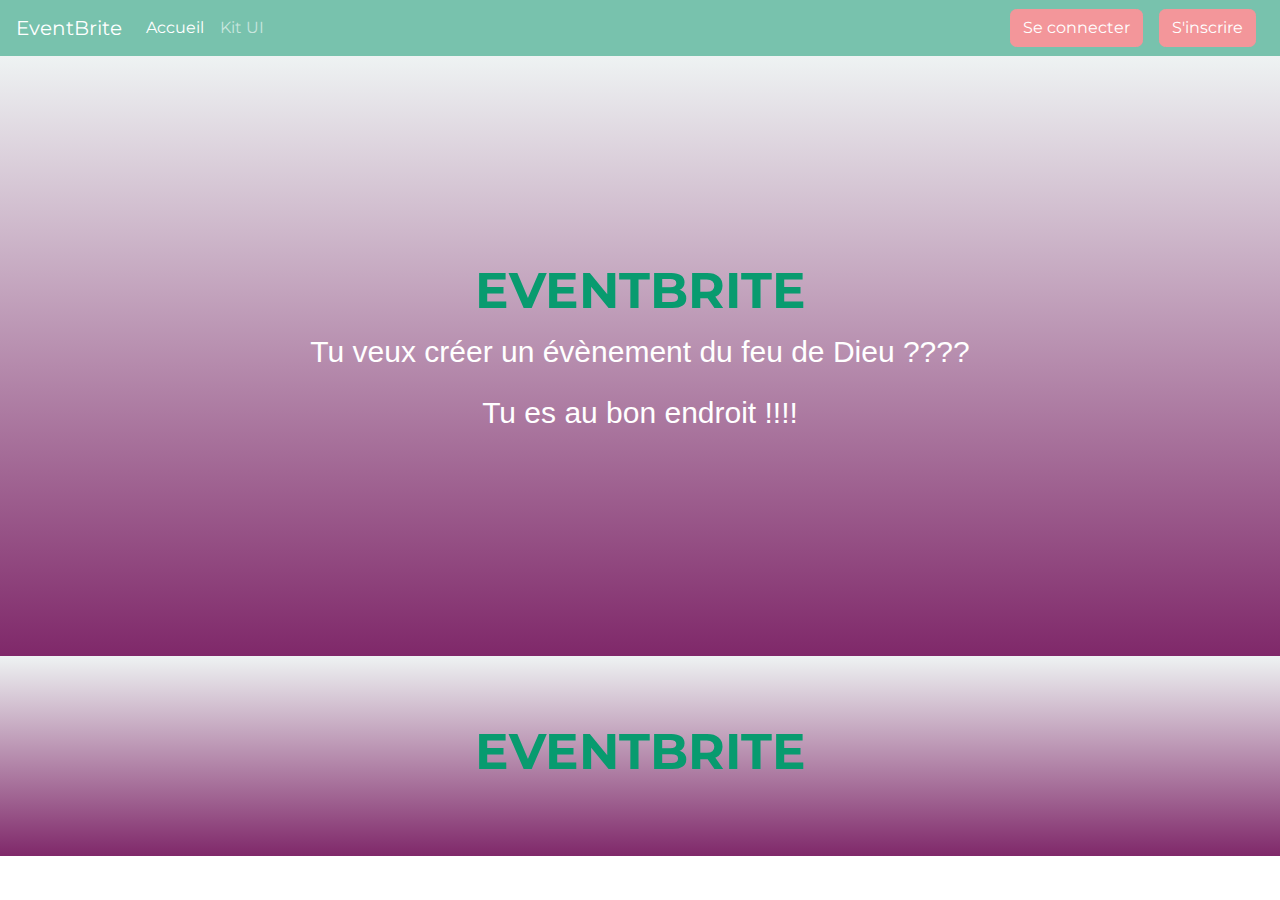
<file: banner.html>
<!DOCTYPE html>
<html>
  <head>
    <title>Banner</title>
    <link rel="stylesheet" href="style.css" media="screen">
    <link rel="stylesheet" href="style.css">
  </head>

  <body>
    <div class="bs-component">
      <nav class="navbar navbar-expand-lg navbar-dark bg-primary">
        <a class="navbar-brand" href="https://bootswatch.com/minty/#">EventBrite</a>
        <button class="navbar-toggler" type="button" data-toggle="collapse" data-target="#navbarColor01" aria-controls="navbarColor01" aria-expanded="false" aria-label="Toggle navigation">
          <span class="navbar-toggler-icon"></span>
        </button>

        <div class="collapse navbar-collapse" id="navbarColor01">
          <ul class="navbar-nav mr-auto">
            <li class="nav-item active">
              <a class="nav-link" href="index.html">Accueil <span class="sr-only">(current)</span></a>
            </li>
            <li class="nav-item">
              <a class="nav-link" href="kit_ui.html">Kit UI</a>
            </li>
          </ul>
          <form class="form-inline my-2 my-lg-0">
            <button class="btn btn-secondary m-2 my-sm-0" type="submit">Se connecter</button>
            <button class="btn btn-secondary m-2 my-sm-0" type="submit">S'inscrire</button>
          </form>
        </div>
      </nav>
  </div>
    <div class="header-lg" id="header overlay">
      <h1 class="header-h1">EVENTBRITE</h1>
      <p>Tu veux créer un évènement du feu de Dieu ????</p>
      <p>Tu es au bon endroit !!!!</p>
    </div>

    <div class="header-sm" id="header overlay">
      <h1 class="header-h1">EVENTBRITE</h1>
    </div>


  </body>
</html>
</file>
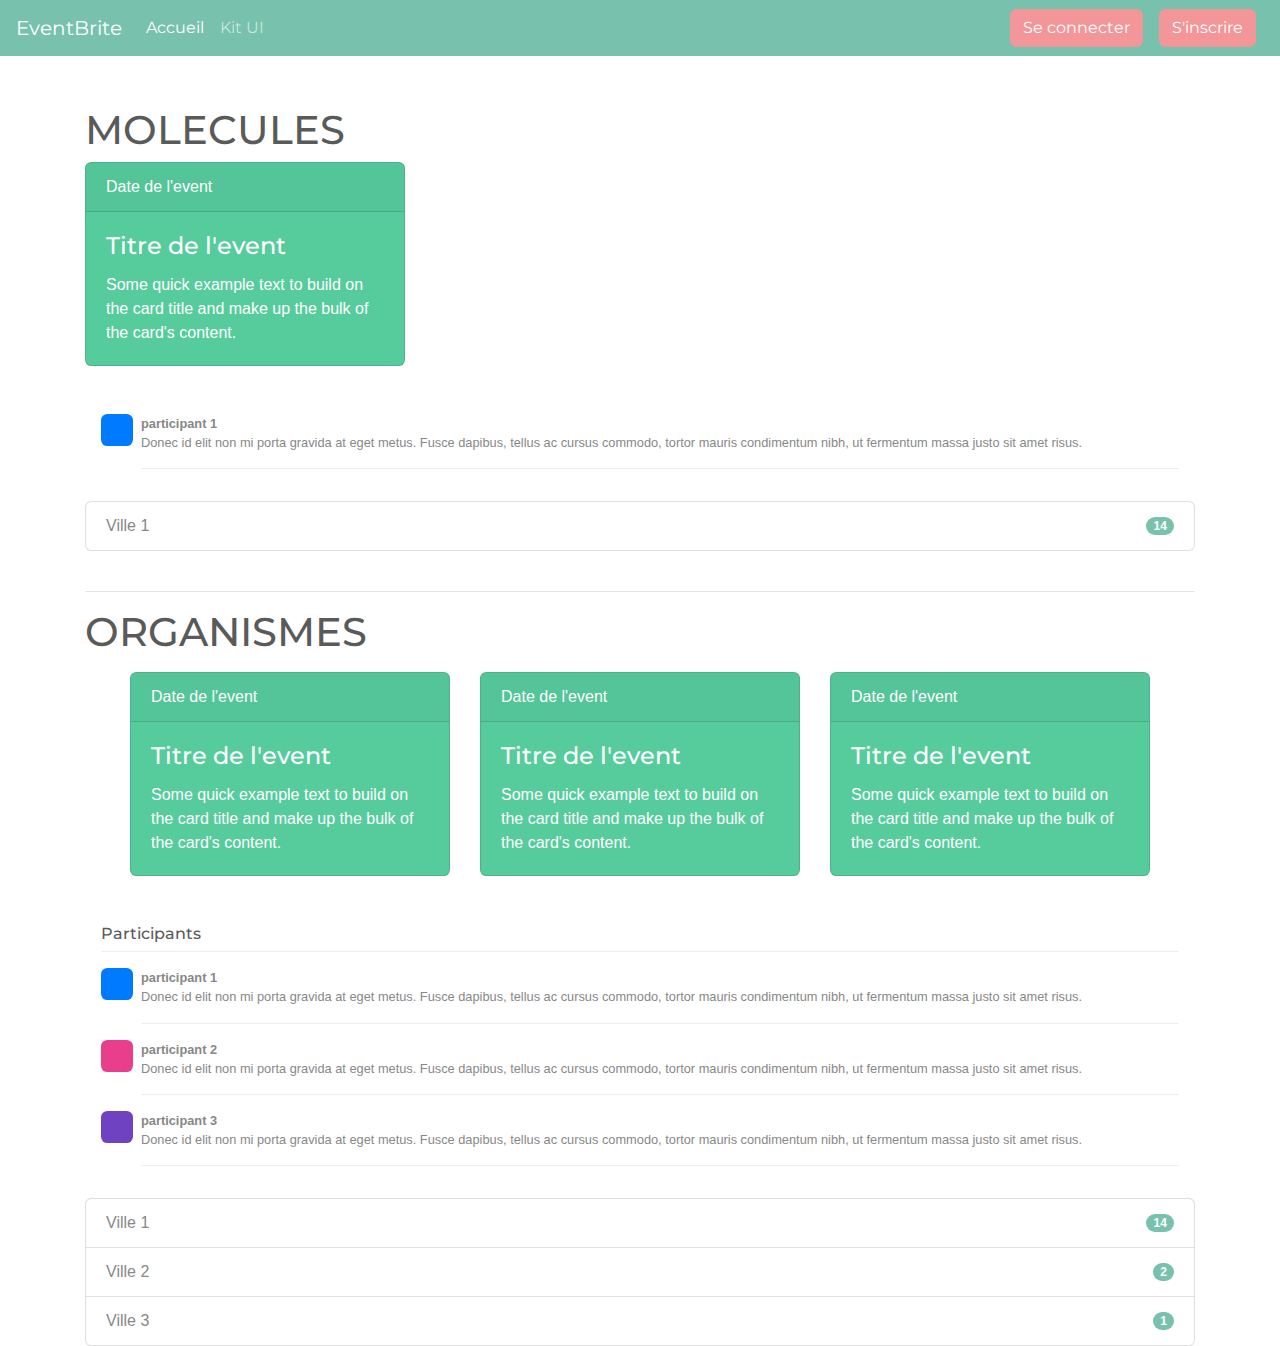
<file: cards.html>
<!DOCTYPE html>
<html>

  <head>
    <title>Cards</title>
    <link rel="stylesheet" href="style.css" media="screen">
    <link rel="stylesheet" href="style.css">
  </head>

  <body>
    <div class="bs-component">
      <nav class="navbar navbar-expand-lg navbar-dark bg-primary">
        <a class="navbar-brand" href="https://bootswatch.com/minty/#">EventBrite</a>
        <button class="navbar-toggler" type="button" data-toggle="collapse" data-target="#navbarColor01" aria-controls="navbarColor01" aria-expanded="false" aria-label="Toggle navigation">
          <span class="navbar-toggler-icon"></span>
        </button>

        <div class="collapse navbar-collapse" id="navbarColor01">
          <ul class="navbar-nav mr-auto">
            <li class="nav-item active">
              <a class="nav-link" href="index.html">Accueil <span class="sr-only">(current)</span></a>
            </li>
            <li class="nav-item">
              <a class="nav-link" href="kit_ui.html">Kit UI</a>
            </li>
          </ul>
          <form class="form-inline my-2 my-lg-0">
            <button class="btn btn-secondary m-2 my-sm-0" type="submit">Se connecter</button>
            <button class="btn btn-secondary m-2 my-sm-0" type="submit">S'inscrire</button>
          </form>
        </div>
      </nav>
  </div>
    <div class="container">
      <h1>MOLECULES</h1>
      
      <!--POUR LES EVENTS-->
        <div class="card text-white bg-success mb-3" style="max-width: 20rem;">
            <div class="card-header">
                Date de l'event
            </div>
            <div class="card-body">
                <h4 class="card-title">Titre de l'event</h4>
                <p class="card-text">Some quick example text to build on the card title and make up the bulk of the card's content.</p>
            </div>
        </div>


      <!--POUR LES PARTICIPANTS-->
      <div class="my-3 p-3 bg-white rounded box-shadow">
        <div class="media text-muted pt-3">
          <img data-src="holder.js/32x32?theme=thumb&amp;bg=007bff&amp;fg=007bff&amp;size=1" alt="32x32" class="mr-2 rounded" style="width: 32px; height: 32px;" src="data:image/svg+xml;charset=UTF-8,%3Csvg%20width%3D%2232%22%20height%3D%2232%22%20xmlns%3D%22http%3A%2F%2Fwww.w3.org%2F2000%2Fsvg%22%20viewBox%3D%220%200%2032%2032%22%20preserveAspectRatio%3D%22none%22%3E%3Cdefs%3E%3Cstyle%20type%3D%22text%2Fcss%22%3E%23holder_1722d4d3c17%20text%20%7B%20fill%3A%23007bff%3Bfont-weight%3Abold%3Bfont-family%3AArial%2C%20Helvetica%2C%20Open%20Sans%2C%20sans-serif%2C%20monospace%3Bfont-size%3A2pt%20%7D%20%3C%2Fstyle%3E%3C%2Fdefs%3E%3Cg%20id%3D%22holder_1722d4d3c17%22%3E%3Crect%20width%3D%2232%22%20height%3D%2232%22%20fill%3D%22%23007bff%22%3E%3C%2Frect%3E%3Cg%3E%3Ctext%20x%3D%2211.0390625%22%20y%3D%2217.2%22%3E32x32%3C%2Ftext%3E%3C%2Fg%3E%3C%2Fg%3E%3C%2Fsvg%3E" data-holder-rendered="true">
            <p class="media-body pb-3 mb-0 small lh-125 border-bottom border-gray">
            <strong class="d-block text-gray-dark">participant 1</strong>
            Donec id elit non mi porta gravida at eget metus. Fusce dapibus, tellus ac cursus commodo, tortor mauris condimentum nibh, ut fermentum massa justo sit amet risus.
            </p>
        </div>
      </div>

      <!--VILLES-->
      <ul class="list-group">
        <li class="list-group-item d-flex justify-content-between align-items-center">
          Ville 1
          <span class="badge badge-primary badge-pill">14</span>
        </li>
      </ul>
      </br>
      <hr>

       

      <h1>ORGANISMES</h1>
      <!--POUR LES EVENTS-->

      <div class="card-deck justify-content-center m-3">
        <div class="card text-white bg-success mb-3" style="max-width: 20rem;">
            <div class="card-header">
                Date de l'event
            </div>
            <div class="card-body">
                <h4 class="card-title">Titre de l'event</h4>
                <p class="card-text">Some quick example text to build on the card title and make up the bulk of the card's content.</p>
            </div>
        </div>
        <div class="card text-white bg-success mb-3" style="max-width: 20rem;">
            <div class="card-header">
                Date de l'event
            </div>
            <div class="card-body">
                <h4 class="card-title">Titre de l'event</h4>
                <p class="card-text">Some quick example text to build on the card title and make up the bulk of the card's content.</p>
            </div>
        </div>
        <div class="card text-white bg-success mb-3" style="max-width: 20rem;">
            <div class="card-header">
                Date de l'event
            </div>
            <div class="card-body">
                <h4 class="card-title">Titre de l'event</h4>
                <p class="card-text">Some quick example text to build on the card title and make up the bulk of the card's content.</p>
            </div>
        </div>
      </div>
        

      <!--POUR LES PARTICIPANTS-->
      <div class="my-3 p-3 bg-white rounded box-shadow">
        <h6 class="border-bottom border-gray pb-2 mb-0">Participants</h6>
        <div class="media text-muted pt-3">
          <img data-src="holder.js/32x32?theme=thumb&amp;bg=007bff&amp;fg=007bff&amp;size=1" alt="32x32" class="mr-2 rounded" style="width: 32px; height: 32px;" src="data:image/svg+xml;charset=UTF-8,%3Csvg%20width%3D%2232%22%20height%3D%2232%22%20xmlns%3D%22http%3A%2F%2Fwww.w3.org%2F2000%2Fsvg%22%20viewBox%3D%220%200%2032%2032%22%20preserveAspectRatio%3D%22none%22%3E%3Cdefs%3E%3Cstyle%20type%3D%22text%2Fcss%22%3E%23holder_1722d4d3c17%20text%20%7B%20fill%3A%23007bff%3Bfont-weight%3Abold%3Bfont-family%3AArial%2C%20Helvetica%2C%20Open%20Sans%2C%20sans-serif%2C%20monospace%3Bfont-size%3A2pt%20%7D%20%3C%2Fstyle%3E%3C%2Fdefs%3E%3Cg%20id%3D%22holder_1722d4d3c17%22%3E%3Crect%20width%3D%2232%22%20height%3D%2232%22%20fill%3D%22%23007bff%22%3E%3C%2Frect%3E%3Cg%3E%3Ctext%20x%3D%2211.0390625%22%20y%3D%2217.2%22%3E32x32%3C%2Ftext%3E%3C%2Fg%3E%3C%2Fg%3E%3C%2Fsvg%3E" data-holder-rendered="true">
          <p class="media-body pb-3 mb-0 small lh-125 border-bottom border-gray">
            <strong class="d-block text-gray-dark">participant 1</strong>
            Donec id elit non mi porta gravida at eget metus. Fusce dapibus, tellus ac cursus commodo, tortor mauris condimentum nibh, ut fermentum massa justo sit amet risus.
          </p>
        </div>
        <div class="media text-muted pt-3">
          <img data-src="holder.js/32x32?theme=thumb&amp;bg=e83e8c&amp;fg=e83e8c&amp;size=1" alt="32x32" class="mr-2 rounded" src="data:image/svg+xml;charset=UTF-8,%3Csvg%20width%3D%2232%22%20height%3D%2232%22%20xmlns%3D%22http%3A%2F%2Fwww.w3.org%2F2000%2Fsvg%22%20viewBox%3D%220%200%2032%2032%22%20preserveAspectRatio%3D%22none%22%3E%3Cdefs%3E%3Cstyle%20type%3D%22text%2Fcss%22%3E%23holder_1722d4d3c1a%20text%20%7B%20fill%3A%23e83e8c%3Bfont-weight%3Abold%3Bfont-family%3AArial%2C%20Helvetica%2C%20Open%20Sans%2C%20sans-serif%2C%20monospace%3Bfont-size%3A2pt%20%7D%20%3C%2Fstyle%3E%3C%2Fdefs%3E%3Cg%20id%3D%22holder_1722d4d3c1a%22%3E%3Crect%20width%3D%2232%22%20height%3D%2232%22%20fill%3D%22%23e83e8c%22%3E%3C%2Frect%3E%3Cg%3E%3Ctext%20x%3D%2211.0390625%22%20y%3D%2217.2%22%3E32x32%3C%2Ftext%3E%3C%2Fg%3E%3C%2Fg%3E%3C%2Fsvg%3E" data-holder-rendered="true" style="width: 32px; height: 32px;">
          <p class="media-body pb-3 mb-0 small lh-125 border-bottom border-gray">
            <strong class="d-block text-gray-dark">participant 2</strong>
            Donec id elit non mi porta gravida at eget metus. Fusce dapibus, tellus ac cursus commodo, tortor mauris condimentum nibh, ut fermentum massa justo sit amet risus.
          </p>
        </div>
        <div class="media text-muted pt-3">
          <img data-src="holder.js/32x32?theme=thumb&amp;bg=6f42c1&amp;fg=6f42c1&amp;size=1" alt="32x32" class="mr-2 rounded" src="data:image/svg+xml;charset=UTF-8,%3Csvg%20width%3D%2232%22%20height%3D%2232%22%20xmlns%3D%22http%3A%2F%2Fwww.w3.org%2F2000%2Fsvg%22%20viewBox%3D%220%200%2032%2032%22%20preserveAspectRatio%3D%22none%22%3E%3Cdefs%3E%3Cstyle%20type%3D%22text%2Fcss%22%3E%23holder_1722d4d3c1c%20text%20%7B%20fill%3A%236f42c1%3Bfont-weight%3Abold%3Bfont-family%3AArial%2C%20Helvetica%2C%20Open%20Sans%2C%20sans-serif%2C%20monospace%3Bfont-size%3A2pt%20%7D%20%3C%2Fstyle%3E%3C%2Fdefs%3E%3Cg%20id%3D%22holder_1722d4d3c1c%22%3E%3Crect%20width%3D%2232%22%20height%3D%2232%22%20fill%3D%22%236f42c1%22%3E%3C%2Frect%3E%3Cg%3E%3Ctext%20x%3D%2211.0390625%22%20y%3D%2217.2%22%3E32x32%3C%2Ftext%3E%3C%2Fg%3E%3C%2Fg%3E%3C%2Fsvg%3E" data-holder-rendered="true" style="width: 32px; height: 32px;">
          <p class="media-body pb-3 mb-0 small lh-125 border-bottom border-gray">
            <strong class="d-block text-gray-dark">participant 3</strong>
            Donec id elit non mi porta gravida at eget metus. Fusce dapibus, tellus ac cursus commodo, tortor mauris condimentum nibh, ut fermentum massa justo sit amet risus.
          </p>
        </div>
      </div>

      <!--VILLES-->
      <ul class="list-group">
        <li class="list-group-item d-flex justify-content-between align-items-center">
          Ville 1
          <span class="badge badge-primary badge-pill">14</span>
        </li>
        <li class="list-group-item d-flex justify-content-between align-items-center">
          Ville 2
          <span class="badge badge-primary badge-pill">2</span>
        </li>
        <li class="list-group-item d-flex justify-content-between align-items-center">
          Ville 3
          <span class="badge badge-primary badge-pill">1</span>
        </li>
      </ul>
    </div> 
  </body>
</html>
</file>
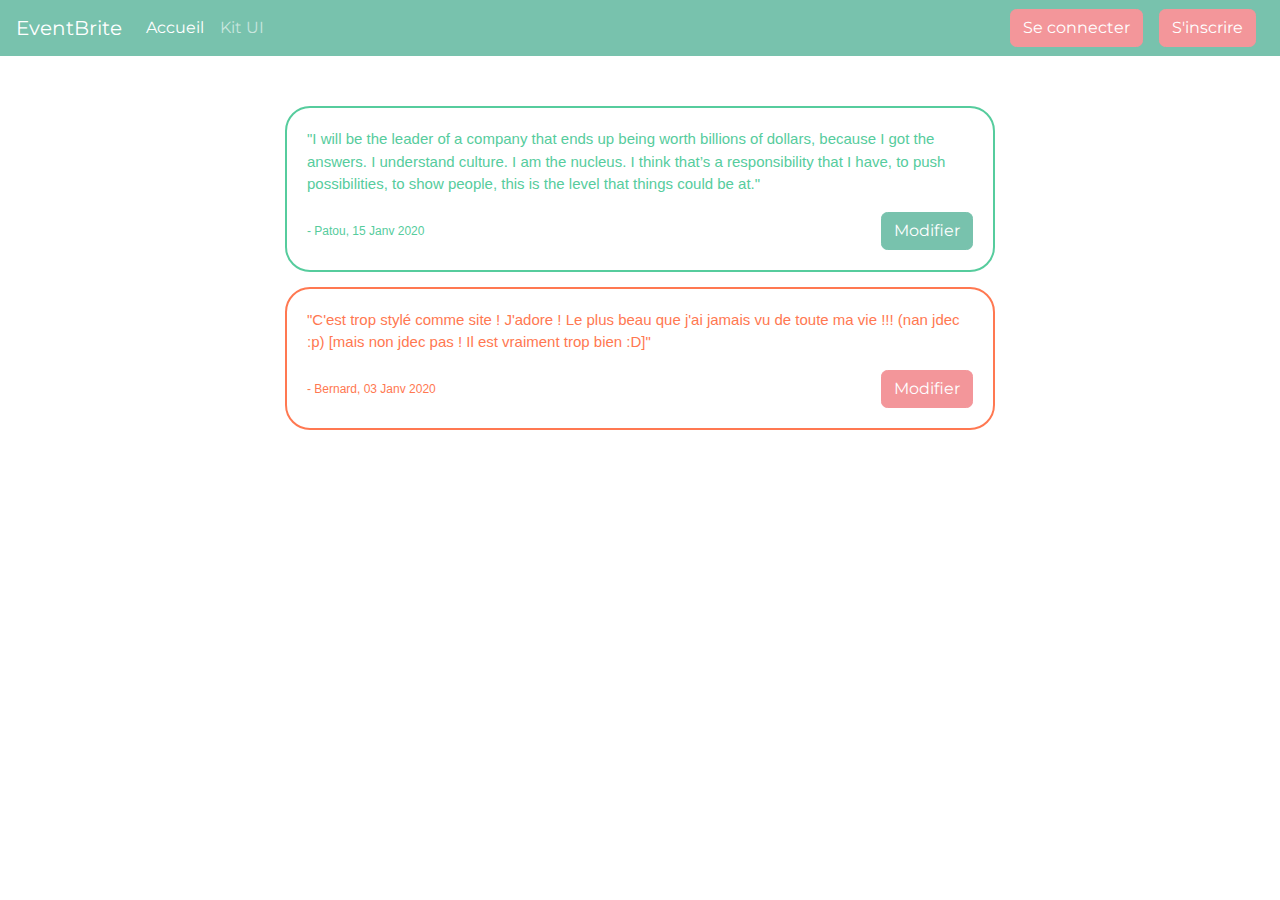
<file: comments.html>
<!DOCTYPE html>
<html>
  <head>
    <title>Comments</title>
    <link rel="stylesheet" href="style.css" media="screen">
    <link rel="stylesheet" href="style.css">
  </head>

  <body>
    <div class="bs-component">
      <nav class="navbar navbar-expand-lg navbar-dark bg-primary">
        <a class="navbar-brand" href="https://bootswatch.com/minty/#">EventBrite</a>
        <button class="navbar-toggler" type="button" data-toggle="collapse" data-target="#navbarColor01" aria-controls="navbarColor01" aria-expanded="false" aria-label="Toggle navigation">
          <span class="navbar-toggler-icon"></span>
        </button>

        <div class="collapse navbar-collapse" id="navbarColor01">
          <ul class="navbar-nav mr-auto">
            <li class="nav-item active">
              <a class="nav-link" href="index.html">Accueil <span class="sr-only">(current)</span></a>
            </li>
            <li class="nav-item">
              <a class="nav-link" href="kit_ui.html">Kit UI</a>
            </li>
          </ul>
          <form class="form-inline my-2 my-lg-0">
            <button class="btn btn-secondary m-2 my-sm-0" type="submit">Se connecter</button>
            <button class="btn btn-secondary m-2 my-sm-0" type="submit">S'inscrire</button>
          </form>
        </div>
      </nav>
  </div>
    <div class="container">
      <div class="blockquote blockquote-primary">
        <p>"I will be the leader of a company that ends up being worth billions of dollars, because I got the answers. I understand culture. I am the nucleus. I think that’s a responsibility that I have, to push possibilities, to show people, this is the level that things could be at."
        </p>
        <div class="blockquote_footer">
          <small>
            - Patou, 15 Janv 2020
          </small>
          <button type="submit" class="btn btn-primary">Modifier</button>
        </div>
      </div>

      <div class="blockquote blockquote-secondary">
        <p>"C'est trop stylé comme site ! J'adore ! Le plus beau que j'ai jamais vu de toute ma vie !!! (nan jdec :p) [mais non jdec pas ! Il est vraiment trop bien :D]"</p>
        <div class="blockquote_footer">
          <small>
              - Bernard, 03 Janv 2020
          </small>
          <button type="submit" class="btn btn-secondary">Modifier</button>
        </div>
      </div>
        
    </div>
  </body>
</html>
</file>
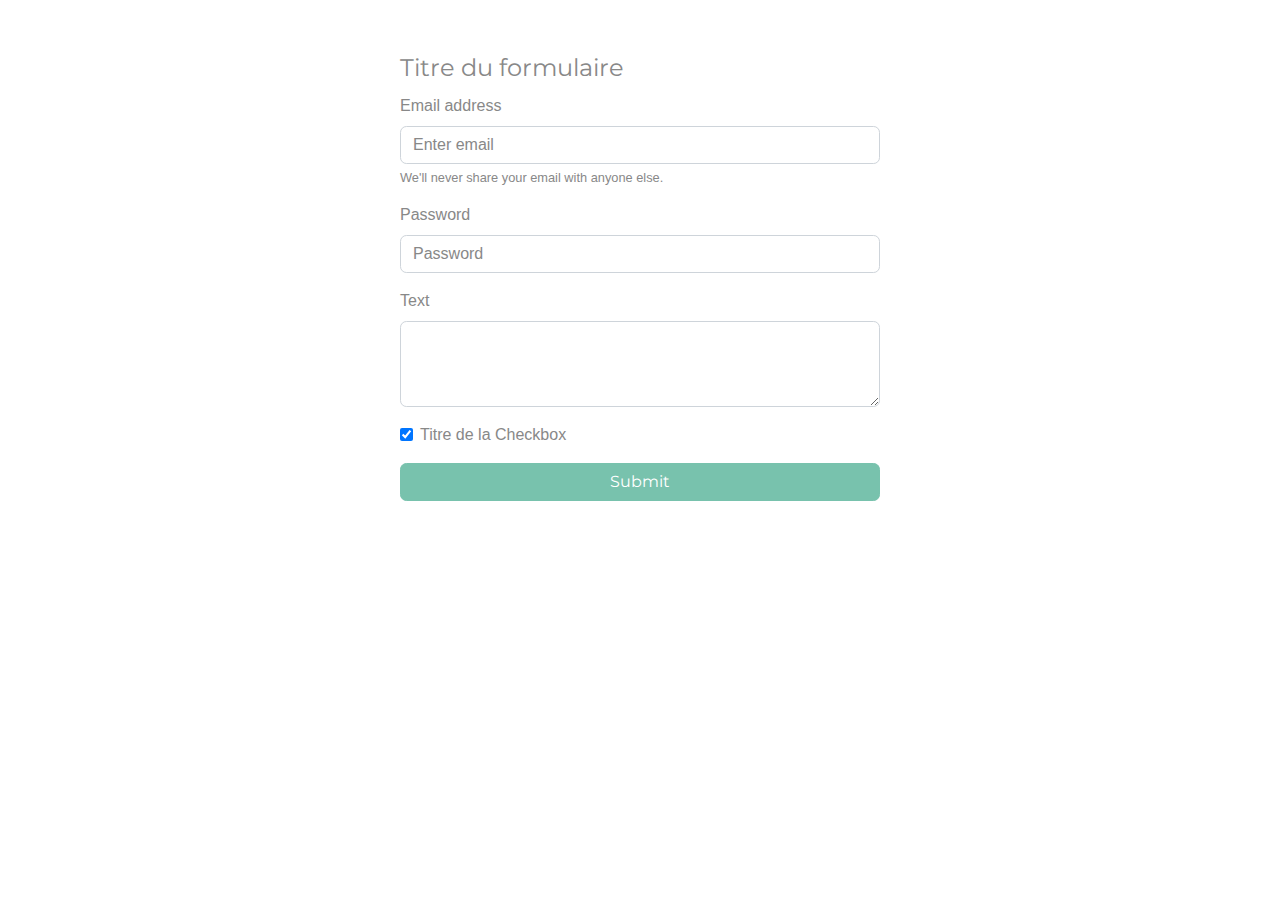
<file: form.html>
<!DOCTYPE html>
<html>
  <head>
    <title>Formulaire</title>
    <link rel="stylesheet" href="style.css" media="screen">
    <link rel="stylesheet" href="style.css">
  </head>

  <body>
    <div class="container">
      <form class="form-signin">
        <fieldset>
          <legend>Titre du formulaire</legend>
          <div class="form-group">
            <label for="exampleInputEmail1">Email address</label>
            <input type="email" class="form-control" id="exampleInputEmail1" aria-describedby="emailHelp" placeholder="Enter email">
            <small id="emailHelp" class="form-text text-muted">We'll never share your email with anyone else.</small>
          </div>
          <div class="form-group">
            <label for="exampleInputPassword1">Password</label>
            <input type="password" class="form-control" id="exampleInputPassword1" placeholder="Password">
          </div>
          <div class="form-group">
            <label for="exampleTextarea">Text</label>
            <textarea class="form-control" id="exampleTextarea" rows="3"></textarea>
          </div>
          <fieldset class="form-group">
            <div class="form-check">
              <label class="form-check-label">
                <input class="form-check-input" type="checkbox" value="" checked="">
                Titre de la Checkbox
              </label>
            </div>
          </fieldset>
          <button type="submit" class="btn btn-block btn-primary">Submit</button>
      </form>
    </div>
  </body>
</html>
</file>
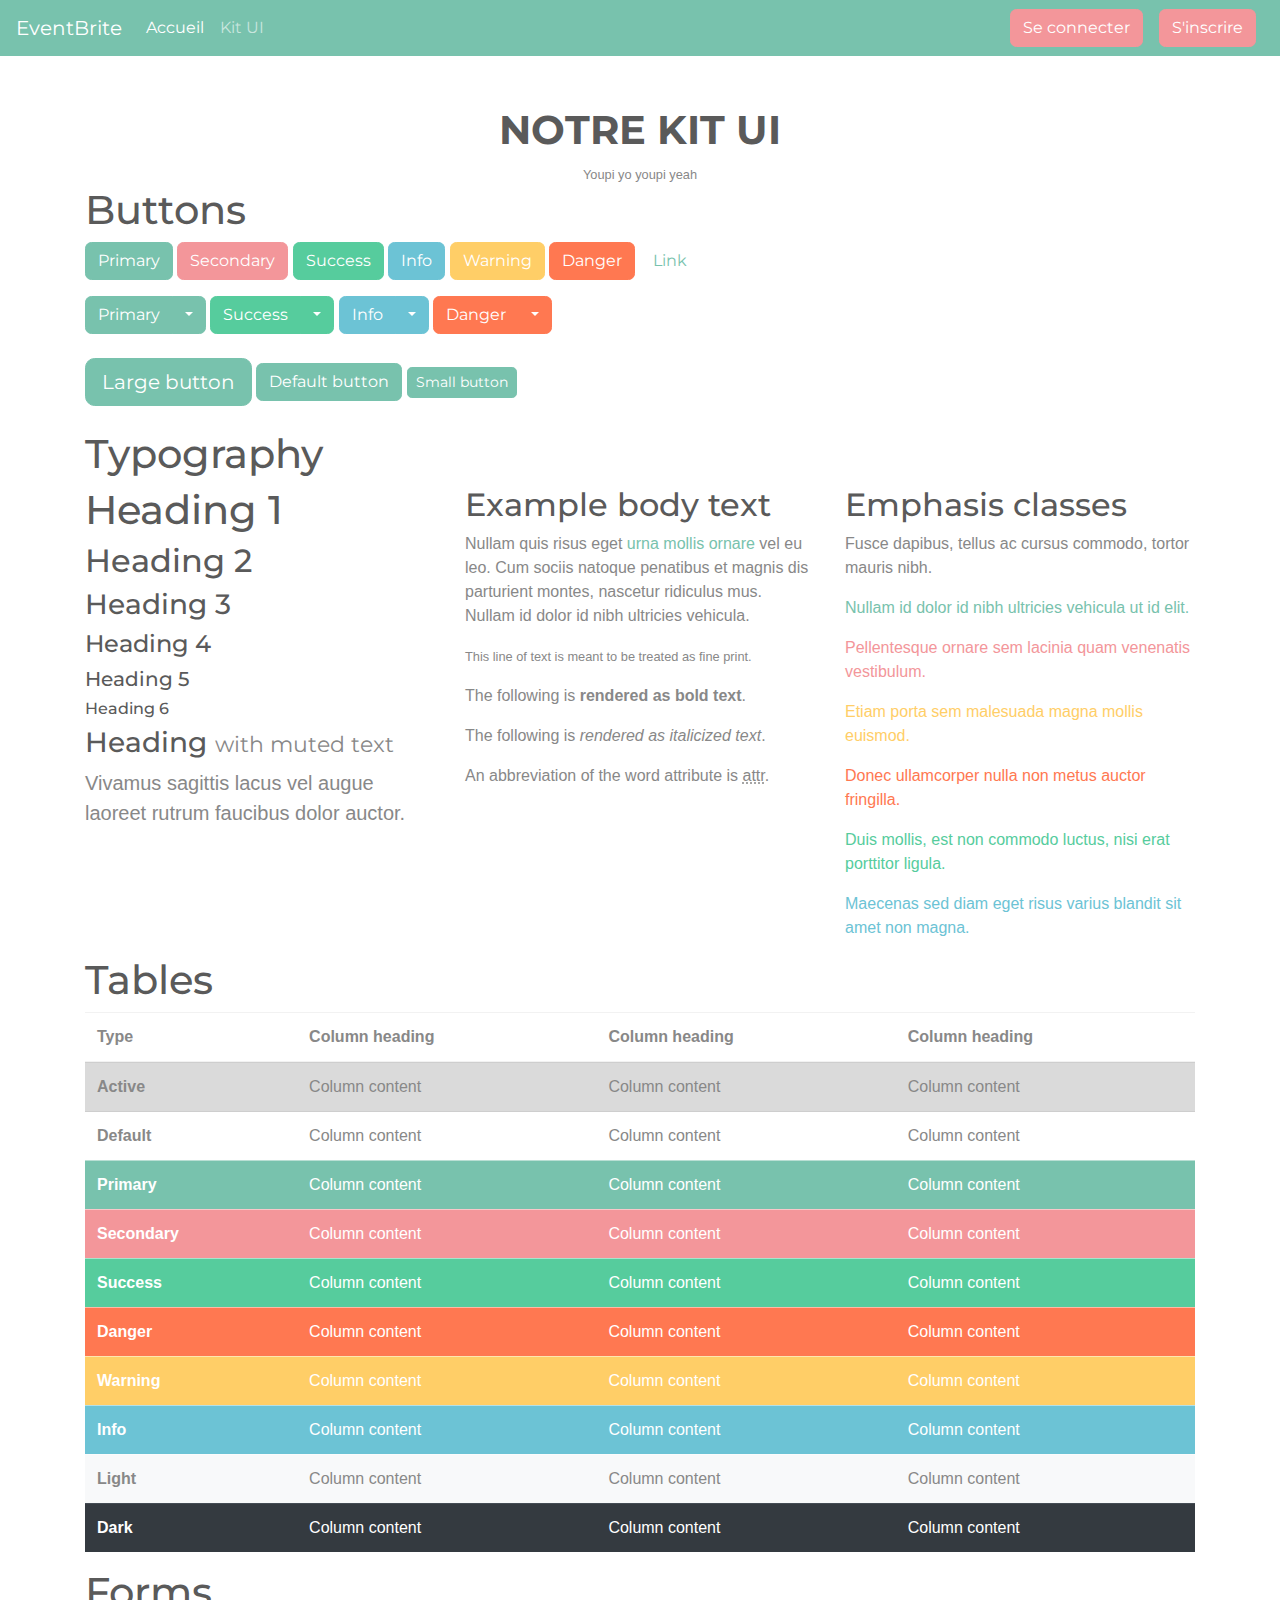
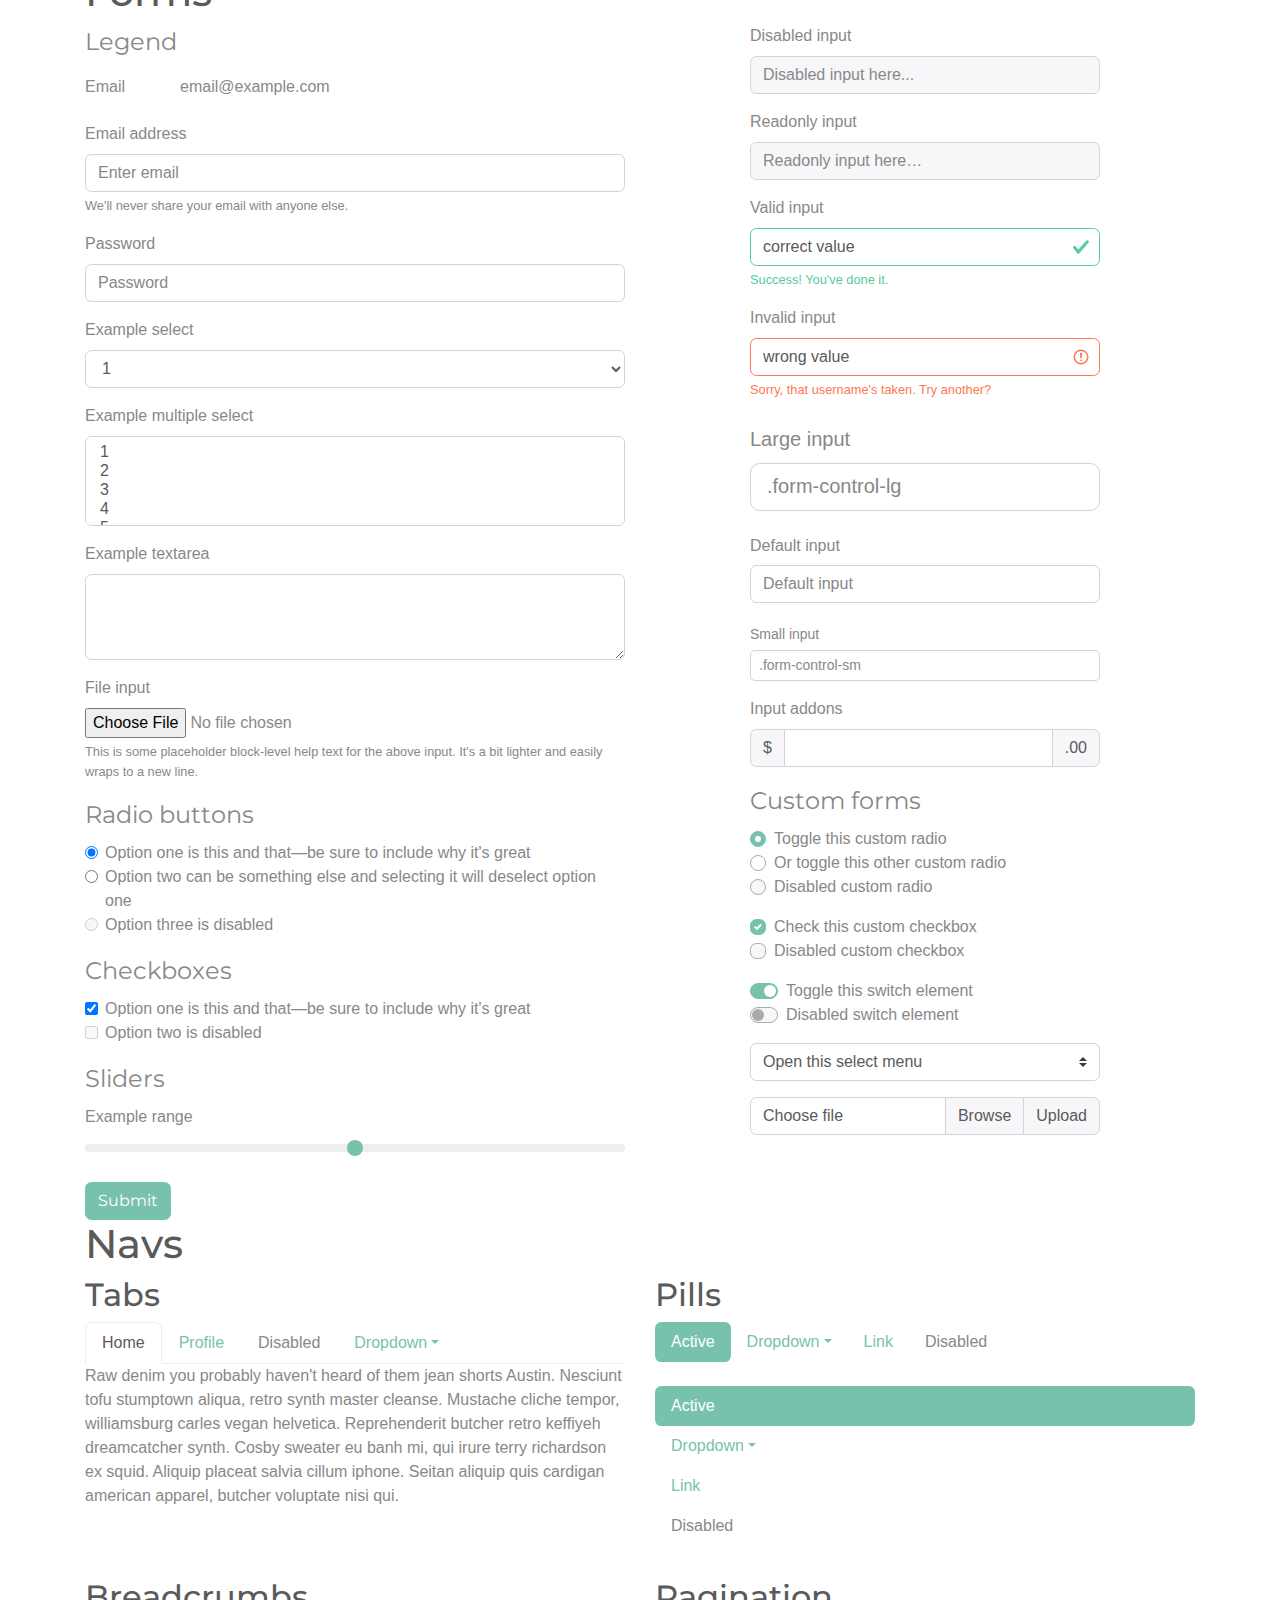
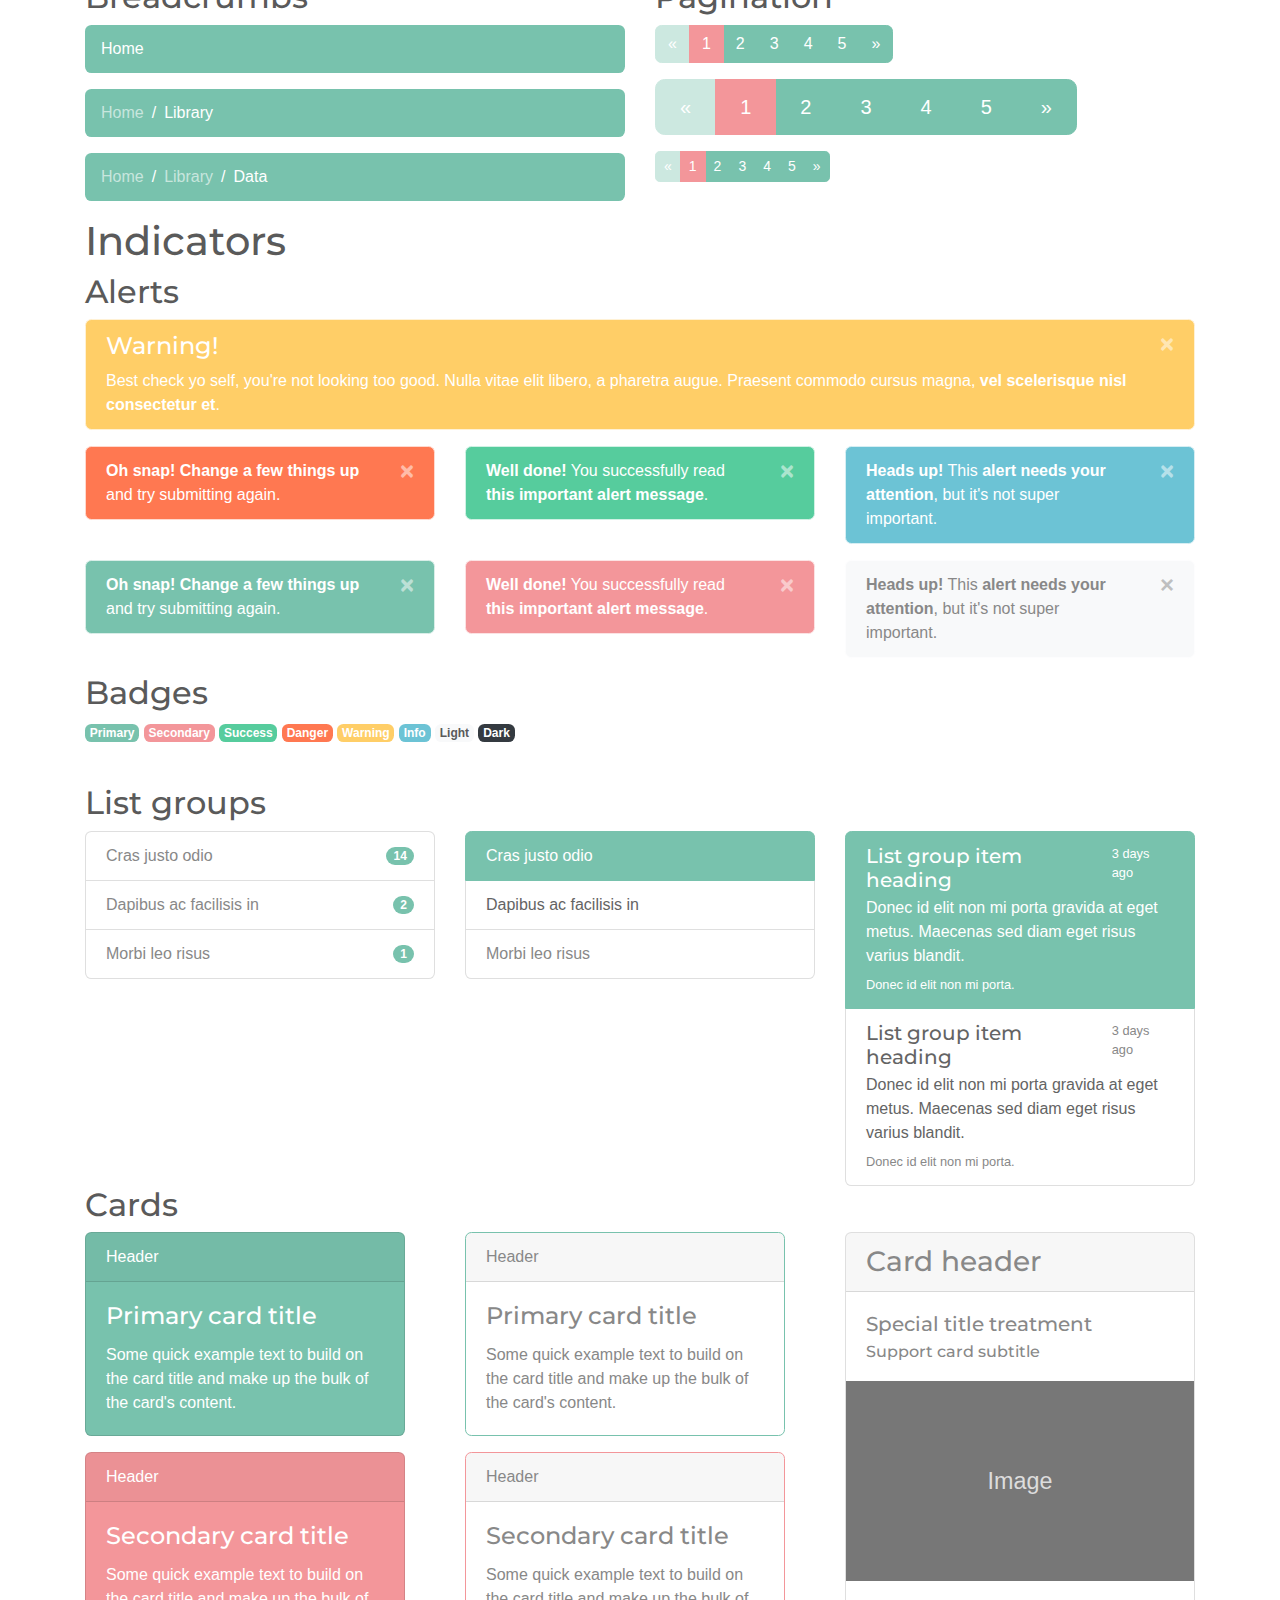
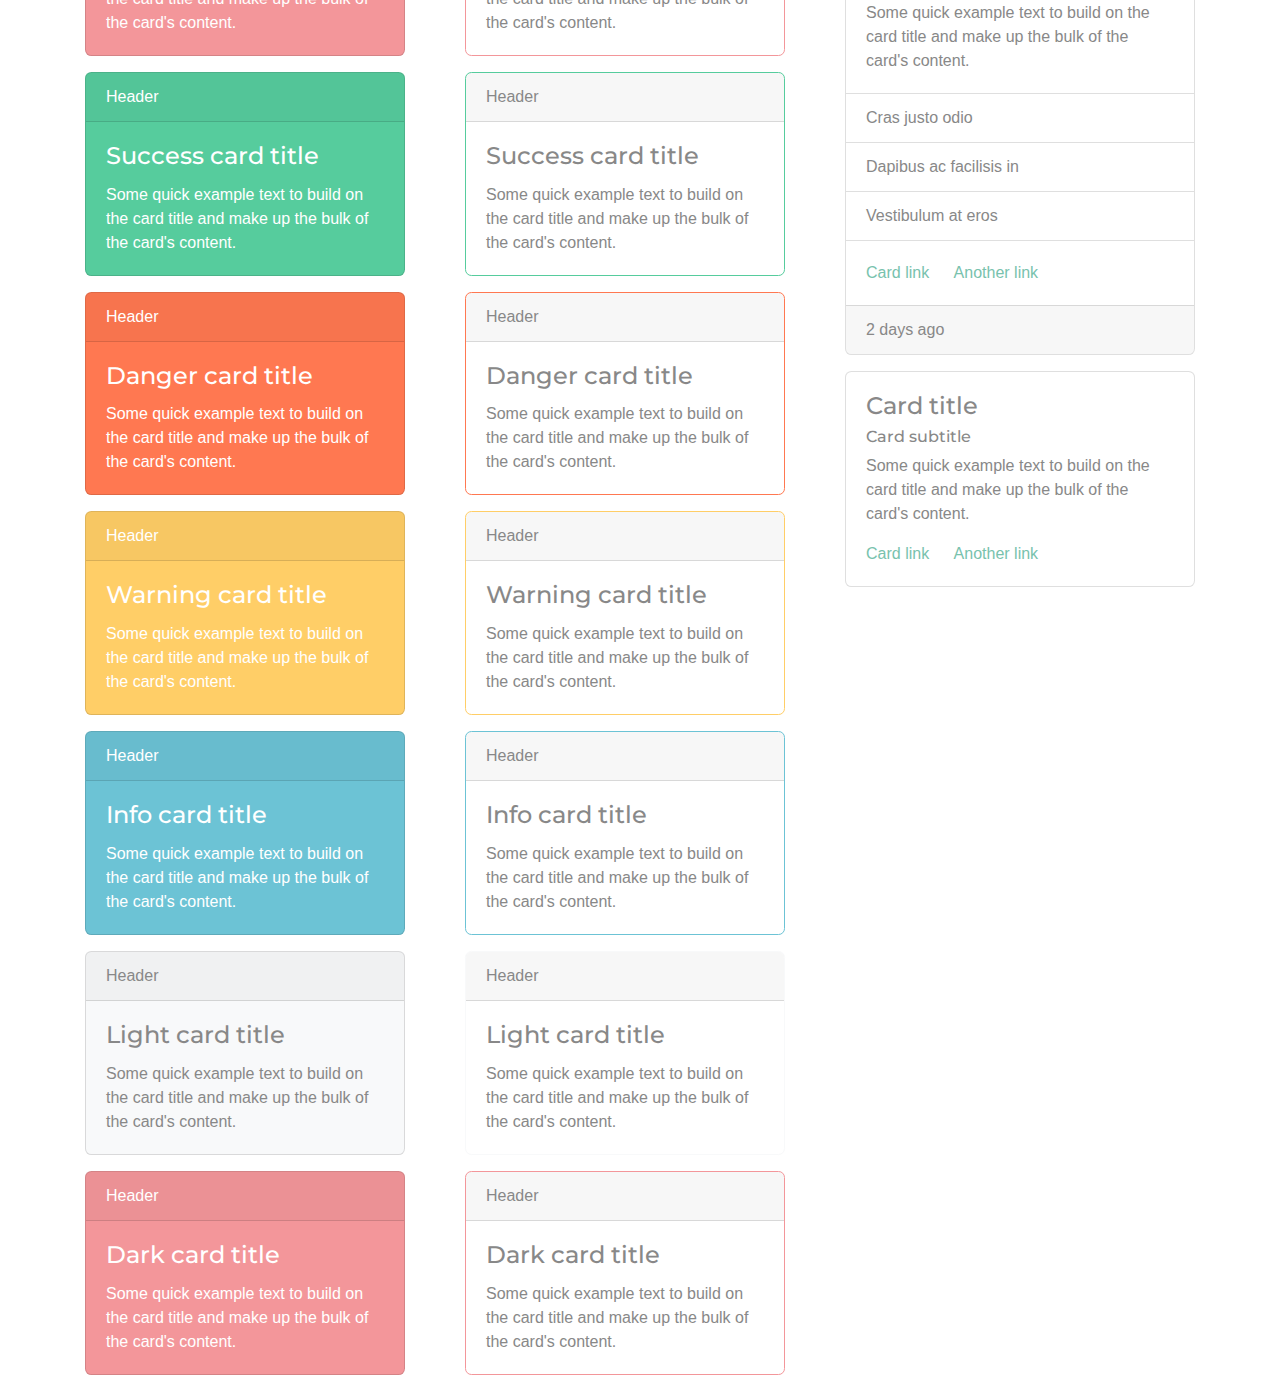
<file: kit_ui.html>
<!DOCTYPE html>
<html>
  <head>
    <title>KIT UI</title>
    <link rel="stylesheet" href="style.css" media="screen">
    <link rel="stylesheet" href="style.css">
  </head>
  <body>
    <div class="bs-component">
      <nav class="navbar navbar-expand-lg navbar-dark bg-primary">
        <a class="navbar-brand" href="#">EventBrite</a>
        <button class="navbar-toggler" type="button" data-toggle="collapse" data-target="#navbarColor01" aria-controls="navbarColor01" aria-expanded="false" aria-label="Toggle navigation">
          <span class="navbar-toggler-icon"></span>
        </button>

        <div class="collapse navbar-collapse" id="navbarColor01">
          <ul class="navbar-nav mr-auto">
            <li class="nav-item active">
              <a class="nav-link" href="index.html">Accueil <span class="sr-only">(current)</span></a>
            </li>
            <li class="nav-item">
              <a class="nav-link" href="kit_ui.html">Kit UI</a>
            </li>
          </ul>
          <form class="form-inline my-2 my-lg-0">
            <button class="btn btn-secondary m-2 my-sm-0" type="submit">Se connecter</button>
            <button class="btn btn-secondary m-2 my-sm-0" type="submit">S'inscrire</button>
          </form>
        </div>
      </nav>
  </div>


  <div class="container">

    <div class="text-center">
      <h1><strong>NOTRE KIT UI</strong></h1>
      <small>Youpi yo youpi yeah</small>
    </div>


    <!-- Buttons
    ================================================== -->
    <div class="bs-docs-section">
      <div class="page-header">
        <div class="row">
          <div class="col-lg-12">
            <h1 id="buttons">Buttons</h1>
          </div>
        </div>
      </div>

      <div class="row">
        <div class="col-lg-7">

          <p class="bs-component">
            <button type="button" class="btn btn-primary">Primary</button>
            <button type="button" class="btn btn-secondary">Secondary</button>
            <button type="button" class="btn btn-success">Success</button>
            <button type="button" class="btn btn-info">Info</button>
            <button type="button" class="btn btn-warning">Warning</button>
            <button type="button" class="btn btn-danger">Danger</button>
            <button type="button" class="btn btn-link">Link</button>
          </p>

          <div class="bs-component">
            <div class="btn-group" role="group" aria-label="Button group with nested dropdown">
              <button type="button" class="btn btn-primary">Primary</button>
              <div class="btn-group" role="group">
                <button id="btnGroupDrop1" type="button" class="btn btn-primary dropdown-toggle" data-toggle="dropdown" aria-haspopup="true" aria-expanded="false"></button>
                <div class="dropdown-menu" aria-labelledby="btnGroupDrop1">
                  <a class="dropdown-item" href="https://bootswatch.com/minty/#">Dropdown link</a>
                  <a class="dropdown-item" href="https://bootswatch.com/minty/#">Dropdown link</a>
                </div>
              </div>
            </div>

            <div class="btn-group" role="group" aria-label="Button group with nested dropdown">
              <button type="button" class="btn btn-success">Success</button>
              <div class="btn-group" role="group">
                <button id="btnGroupDrop2" type="button" class="btn btn-success dropdown-toggle" data-toggle="dropdown" aria-haspopup="true" aria-expanded="false"></button>
                <div class="dropdown-menu" aria-labelledby="btnGroupDrop2">
                  <a class="dropdown-item" href="https://bootswatch.com/minty/#">Dropdown link</a>
                  <a class="dropdown-item" href="https://bootswatch.com/minty/#">Dropdown link</a>
                </div>
              </div>
            </div>
            
            <div class="btn-group" role="group" aria-label="Button group with nested dropdown">
              <button type="button" class="btn btn-info">Info</button>
              <div class="btn-group" role="group">
                <button id="btnGroupDrop3" type="button" class="btn btn-info dropdown-toggle" data-toggle="dropdown" aria-haspopup="true" aria-expanded="false"></button>
                <div class="dropdown-menu" aria-labelledby="btnGroupDrop3">
                  <a class="dropdown-item" href="https://bootswatch.com/minty/#">Dropdown link</a>
                  <a class="dropdown-item" href="https://bootswatch.com/minty/#">Dropdown link</a>
                </div>
              </div>
            </div>
            
            <div class="btn-group" role="group" aria-label="Button group with nested dropdown">
              <button type="button" class="btn btn-danger">Danger</button>
              <div class="btn-group" role="group">
                <button id="btnGroupDrop4" type="button" class="btn btn-danger dropdown-toggle" data-toggle="dropdown" aria-haspopup="true" aria-expanded="false"></button>
                <div class="dropdown-menu" aria-labelledby="btnGroupDrop4">
                  <a class="dropdown-item" href="https://bootswatch.com/minty/#">Dropdown link</a>
                  <a class="dropdown-item" href="https://bootswatch.com/minty/#">Dropdown link</a>
                </div>
              </div>
            </div>
          </div>

          <br>

          <div class="bs-component">
            <button type="button" class="btn btn-primary btn-lg">Large button</button>
            <button type="button" class="btn btn-primary">Default button</button>
            <button type="button" class="btn btn-primary btn-sm">Small button</button>
          </div>
        </div>
      </div>
    </div>
    <br>

    <!-- Typography
    ================================================== -->
    <div class="bs-docs-section">
      <div class="row">
        <div class="col-lg-12">
          <div class="page-header">
            <h1 id="typography">Typography</h1>
          </div>
        </div>
      </div>

      <!-- Headings -->

      <div class="row">
        <div class="col-lg-4">
          <div class="bs-component">
            <h1>Heading 1</h1>
            <h2>Heading 2</h2>
            <h3>Heading 3</h3>
            <h4>Heading 4</h4>
            <h5>Heading 5</h5>
            <h6>Heading 6</h6>
            <h3>
              Heading
              <small class="text-muted">with muted text</small>
            </h3>
            <p class="lead">Vivamus sagittis lacus vel augue laoreet rutrum faucibus dolor auctor.</p>
          </div>
        </div>
        <div class="col-lg-4">
          <div class="bs-component">
            <h2>Example body text</h2>
            <p>Nullam quis risus eget <a href="https://bootswatch.com/minty/#">urna mollis ornare</a> vel eu leo. Cum sociis natoque penatibus et magnis dis parturient montes, nascetur ridiculus mus. Nullam id dolor id nibh ultricies vehicula.</p>
            <p><small>This line of text is meant to be treated as fine print.</small></p>
            <p>The following is <strong>rendered as bold text</strong>.</p>
            <p>The following is <em>rendered as italicized text</em>.</p>
            <p>An abbreviation of the word attribute is <abbr title="attribute">attr</abbr>.</p>
          </div>

        </div>
        <div class="col-lg-4">
          <div class="bs-component">
            <h2>Emphasis classes</h2>
            <p class="text-muted">Fusce dapibus, tellus ac cursus commodo, tortor mauris nibh.</p>
            <p class="text-primary">Nullam id dolor id nibh ultricies vehicula ut id elit.</p>
            <p class="text-secondary">Pellentesque ornare sem lacinia quam venenatis vestibulum.</p>
            <p class="text-warning">Etiam porta sem malesuada magna mollis euismod.</p>
            <p class="text-danger">Donec ullamcorper nulla non metus auctor fringilla.</p>
            <p class="text-success">Duis mollis, est non commodo luctus, nisi erat porttitor ligula.</p>
            <p class="text-info">Maecenas sed diam eget risus varius blandit sit amet non magna.</p>
          </div>

        </div>
      </div>

      

    <!-- Tables
    ================================================== -->
    <div class="bs-docs-section">

      <div class="row">
        <div class="col-lg-12">
          <div class="page-header">
            <h1 id="tables">Tables</h1>
          </div>

          <div class="bs-component">
            <table class="table table-hover">
              <thead>
                <tr>
                  <th scope="col">Type</th>
                  <th scope="col">Column heading</th>
                  <th scope="col">Column heading</th>
                  <th scope="col">Column heading</th>
                </tr>
              </thead>
              <tbody>
                <tr class="table-active">
                  <th scope="row">Active</th>
                  <td>Column content</td>
                  <td>Column content</td>
                  <td>Column content</td>
                </tr>
                <tr>
                  <th scope="row">Default</th>
                  <td>Column content</td>
                  <td>Column content</td>
                  <td>Column content</td>
                </tr>
                <tr class="table-primary">
                  <th scope="row">Primary</th>
                  <td>Column content</td>
                  <td>Column content</td>
                  <td>Column content</td>
                </tr>
                <tr class="table-secondary">
                  <th scope="row">Secondary</th>
                  <td>Column content</td>
                  <td>Column content</td>
                  <td>Column content</td>
                </tr>
                <tr class="table-success">
                  <th scope="row">Success</th>
                  <td>Column content</td>
                  <td>Column content</td>
                  <td>Column content</td>
                </tr>
                <tr class="table-danger">
                  <th scope="row">Danger</th>
                  <td>Column content</td>
                  <td>Column content</td>
                  <td>Column content</td>
                </tr>
                <tr class="table-warning">
                  <th scope="row">Warning</th>
                  <td>Column content</td>
                  <td>Column content</td>
                  <td>Column content</td>
                </tr>
                <tr class="table-info">
                  <th scope="row">Info</th>
                  <td>Column content</td>
                  <td>Column content</td>
                  <td>Column content</td>
                </tr>
                <tr class="table-light">
                  <th scope="row">Light</th>
                  <td>Column content</td>
                  <td>Column content</td>
                  <td>Column content</td>
                </tr>
                <tr class="table-dark">
                  <th scope="row">Dark</th>
                  <td>Column content</td>
                  <td>Column content</td>
                  <td>Column content</td>
                </tr>
              </tbody>
            </table> 
          </div><!-- /example -->
        </div>
      </div>
    </div>

    <!-- Forms
    ================================================== -->
    <div class="bs-docs-section">
      <div class="row">
        <div class="col-lg-12">
          <div class="page-header">
            <h1 id="forms">Forms</h1>
          </div>
        </div>
      </div>

      <div class="row">
        <div class="col-lg-6">
          <div class="bs-component">
            <form>
              <fieldset>
                <legend>Legend</legend>
                <div class="form-group row">
                  <label for="staticEmail" class="col-sm-2 col-form-label">Email</label>
                  <div class="col-sm-10">
                    <input type="text" readonly="" class="form-control-plaintext" id="staticEmail" value="email@example.com">
                  </div>
                </div>
                <div class="form-group">
                  <label for="exampleInputEmail1">Email address</label>
                  <input type="email" class="form-control" id="exampleInputEmail1" aria-describedby="emailHelp" placeholder="Enter email">
                  <small id="emailHelp" class="form-text text-muted">We'll never share your email with anyone else.</small>
                </div>
                <div class="form-group">
                  <label for="exampleInputPassword1">Password</label>
                  <input type="password" class="form-control" id="exampleInputPassword1" placeholder="Password">
                </div>
                <div class="form-group">
                  <label for="exampleSelect1">Example select</label>
                  <select class="form-control" id="exampleSelect1">
                    <option>1</option>
                    <option>2</option>
                    <option>3</option>
                    <option>4</option>
                    <option>5</option>
                  </select>
                </div>
                <div class="form-group">
                  <label for="exampleSelect2">Example multiple select</label>
                  <select multiple="" class="form-control" id="exampleSelect2">
                    <option>1</option>
                    <option>2</option>
                    <option>3</option>
                    <option>4</option>
                    <option>5</option>
                  </select>
                </div>
                <div class="form-group">
                  <label for="exampleTextarea">Example textarea</label>
                  <textarea class="form-control" id="exampleTextarea" rows="3"></textarea>
                </div>
                <div class="form-group">
                  <label for="exampleInputFile">File input</label>
                  <input type="file" class="form-control-file" id="exampleInputFile" aria-describedby="fileHelp">
                  <small id="fileHelp" class="form-text text-muted">This is some placeholder block-level help text for the above input. It's a bit lighter and easily wraps to a new line.</small>
                </div>
                <fieldset class="form-group">
                  <legend>Radio buttons</legend>
                  <div class="form-check">
                    <label class="form-check-label">
                      <input type="radio" class="form-check-input" name="optionsRadios" id="optionsRadios1" value="option1" checked="">
                      Option one is this and that—be sure to include why it's great
                    </label>
                  </div>
                  <div class="form-check">
                  <label class="form-check-label">
                      <input type="radio" class="form-check-input" name="optionsRadios" id="optionsRadios2" value="option2">
                      Option two can be something else and selecting it will deselect option one
                    </label>
                  </div>
                  <div class="form-check disabled">
                  <label class="form-check-label">
                      <input type="radio" class="form-check-input" name="optionsRadios" id="optionsRadios3" value="option3" disabled="">
                      Option three is disabled
                    </label>
                  </div>
                </fieldset>
                <fieldset class="form-group">
                  <legend>Checkboxes</legend>
                  <div class="form-check">
                    <label class="form-check-label">
                      <input class="form-check-input" type="checkbox" value="" checked="">
                      Option one is this and that—be sure to include why it's great
                    </label>
                  </div>
                  <div class="form-check disabled">
                    <label class="form-check-label">
                      <input class="form-check-input" type="checkbox" value="" disabled="">
                      Option two is disabled
                    </label>
                  </div>
                </fieldset>
                <fieldset class="form-group">
                  <legend>Sliders</legend>
                  <label for="customRange1">Example range</label>
                  <input type="range" class="custom-range" id="customRange1">
                </fieldset>
                <button type="submit" class="btn btn-primary">Submit</button>
              </fieldset>
            </form>
          </div>
        </div>
        <div class="col-lg-4 offset-lg-1">

          <form class="bs-component">
            <div class="form-group">
              <fieldset disabled="">
                <label class="control-label" for="disabledInput">Disabled input</label>
                <input class="form-control" id="disabledInput" type="text" placeholder="Disabled input here..." disabled="">
              </fieldset>
            </div>

            <div class="form-group">
              <fieldset>
                <label class="control-label" for="readOnlyInput">Readonly input</label>
                <input class="form-control" id="readOnlyInput" type="text" placeholder="Readonly input here…" readonly="">
              </fieldset>
            </div>

            <div class="form-group has-success">
              <label class="form-control-label" for="inputSuccess1">Valid input</label>
              <input type="text" value="correct value" class="form-control is-valid" id="inputValid">
              <div class="valid-feedback">Success! You've done it.</div>
            </div>

            <div class="form-group has-danger">
              <label class="form-control-label" for="inputDanger1">Invalid input</label>
              <input type="text" value="wrong value" class="form-control is-invalid" id="inputInvalid">
              <div class="invalid-feedback">Sorry, that username's taken. Try another?</div>
            </div>

            <div class="form-group">
              <label class="col-form-label col-form-label-lg" for="inputLarge">Large input</label>
              <input class="form-control form-control-lg" type="text" placeholder=".form-control-lg" id="inputLarge">
            </div>

            <div class="form-group">
              <label class="col-form-label" for="inputDefault">Default input</label>
              <input type="text" class="form-control" placeholder="Default input" id="inputDefault">
            </div>

            <div class="form-group">
              <label class="col-form-label col-form-label-sm" for="inputSmall">Small input</label>
              <input class="form-control form-control-sm" type="text" placeholder=".form-control-sm" id="inputSmall">
            </div>

            <div class="form-group">
              <label class="control-label">Input addons</label>
              <div class="form-group">
                <div class="input-group mb-3">
                  <div class="input-group-prepend">
                    <span class="input-group-text">$</span>
                  </div>
                  <input type="text" class="form-control" aria-label="Amount (to the nearest dollar)">
                  <div class="input-group-append">
                    <span class="input-group-text">.00</span>
                  </div>
                </div>
              </div>
            </div>
          </form>

          <div class="bs-component">
            <fieldset>
              <legend>Custom forms</legend>
              <div class="form-group">
                <div class="custom-control custom-radio">
                  <input type="radio" id="customRadio1" name="customRadio" class="custom-control-input" checked="">
                  <label class="custom-control-label" for="customRadio1">Toggle this custom radio</label>
                </div>
                <div class="custom-control custom-radio">
                  <input type="radio" id="customRadio2" name="customRadio" class="custom-control-input">
                  <label class="custom-control-label" for="customRadio2">Or toggle this other custom radio</label>
                </div>
                <div class="custom-control custom-radio">
                  <input type="radio" id="customRadio3" name="customRadio" class="custom-control-input" disabled="">
                  <label class="custom-control-label" for="customRadio3">Disabled custom radio</label>
                </div>
              </div>
              <div class="form-group">
                <div class="custom-control custom-checkbox">
                  <input type="checkbox" class="custom-control-input" id="customCheck1" checked="">
                  <label class="custom-control-label" for="customCheck1">Check this custom checkbox</label>
                </div>
                <div class="custom-control custom-checkbox">
                  <input type="checkbox" class="custom-control-input" id="customCheck2" disabled="">
                  <label class="custom-control-label" for="customCheck2">Disabled custom checkbox</label>
                </div>
              </div>
              <div class="form-group">
                <div class="custom-control custom-switch">
                  <input type="checkbox" class="custom-control-input" id="customSwitch1" checked="">
                  <label class="custom-control-label" for="customSwitch1">Toggle this switch element</label>
                </div>
                <div class="custom-control custom-switch">
                  <input type="checkbox" class="custom-control-input" disabled="" id="customSwitch2">
                  <label class="custom-control-label" for="customSwitch2">Disabled switch element</label>
                </div>
              </div>
              <div class="form-group">
                <select class="custom-select">
                  <option selected="">Open this select menu</option>
                  <option value="1">One</option>
                  <option value="2">Two</option>
                  <option value="3">Three</option>
                </select>
              </div>
              <div class="form-group">
                <div class="input-group mb-3">
                  <div class="custom-file">
                    <input type="file" class="custom-file-input" id="inputGroupFile02">
                    <label class="custom-file-label" for="inputGroupFile02">Choose file</label>
                  </div>
                  <div class="input-group-append">
                    <span class="input-group-text" id="">Upload</span>
                  </div>
                </div>
              </div>
            </fieldset>
          </div>

        </div>
      </div>
    </div>

    <!-- Navs
    ================================================== -->
    <div class="bs-docs-section">

      <div class="row">
        <div class="col-lg-12">
          <div class="page-header">
            <h1 id="navs">Navs</h1>
          </div>
        </div>
      </div>

      <div class="row" style="margin-bottom: 2rem;">
        <div class="col-lg-6">
          <h2 id="nav-tabs">Tabs</h2>
          <div class="bs-component">
            <ul class="nav nav-tabs">
              <li class="nav-item">
                <a class="nav-link active" data-toggle="tab" href="https://bootswatch.com/minty/#home">Home</a>
              </li>
              <li class="nav-item">
                <a class="nav-link" data-toggle="tab" href="https://bootswatch.com/minty/#profile">Profile</a>
              </li>
              <li class="nav-item">
                <a class="nav-link disabled" href="https://bootswatch.com/minty/#">Disabled</a>
              </li>
              <li class="nav-item dropdown">
                <a class="nav-link dropdown-toggle" data-toggle="dropdown" href="https://bootswatch.com/minty/#" role="button" aria-haspopup="true" aria-expanded="false">Dropdown</a>
                <div class="dropdown-menu">
                  <a class="dropdown-item" href="https://bootswatch.com/minty/#">Action</a>
                  <a class="dropdown-item" href="https://bootswatch.com/minty/#">Another action</a>
                  <a class="dropdown-item" href="https://bootswatch.com/minty/#">Something else here</a>
                  <div class="dropdown-divider"></div>
                  <a class="dropdown-item" href="https://bootswatch.com/minty/#">Separated link</a>
                </div>
              </li>
            </ul>
            <div id="myTabContent" class="tab-content">
              <div class="tab-pane fade show active" id="home">
                <p>Raw denim you probably haven't heard of them jean shorts Austin. Nesciunt tofu stumptown aliqua, retro synth master cleanse. Mustache cliche tempor, williamsburg carles vegan helvetica. Reprehenderit butcher retro keffiyeh dreamcatcher synth. Cosby sweater eu banh mi, qui irure terry richardson ex squid. Aliquip placeat salvia cillum iphone. Seitan aliquip quis cardigan american apparel, butcher voluptate nisi qui.</p>
              </div>
              <div class="tab-pane fade" id="profile">
                <p>Food truck fixie locavore, accusamus mcsweeney's marfa nulla single-origin coffee squid. Exercitation +1 labore velit, blog sartorial PBR leggings next level wes anderson artisan four loko farm-to-table craft beer twee. Qui photo booth letterpress, commodo enim craft beer mlkshk aliquip jean shorts ullamco ad vinyl cillum PBR. Homo nostrud organic, assumenda labore aesthetic magna delectus mollit.</p>
              </div>
              <div class="tab-pane fade" id="dropdown1">
                <p>Etsy mixtape wayfarers, ethical wes anderson tofu before they sold out mcsweeney's organic lomo retro fanny pack lo-fi farm-to-table readymade. Messenger bag gentrify pitchfork tattooed craft beer, iphone skateboard locavore carles etsy salvia banksy hoodie helvetica. DIY synth PBR banksy irony. Leggings gentrify squid 8-bit cred pitchfork.</p>
              </div>
              <div class="tab-pane fade" id="dropdown2">
                <p>Trust fund seitan letterpress, keytar raw denim keffiyeh etsy art party before they sold out master cleanse gluten-free squid scenester freegan cosby sweater. Fanny pack portland seitan DIY, art party locavore wolf cliche high life echo park Austin. Cred vinyl keffiyeh DIY salvia PBR, banh mi before they sold out farm-to-table VHS viral locavore cosby sweater.</p>
              </div>
            </div>
          </div>
        </div>

        <div class="col-lg-6">
          <h2 id="nav-pills">Pills</h2>
          <div class="bs-component">
            <ul class="nav nav-pills">
              <li class="nav-item">
                <a class="nav-link active" href="https://bootswatch.com/minty/#">Active</a>
              </li>
              <li class="nav-item dropdown">
                <a class="nav-link dropdown-toggle" data-toggle="dropdown" href="https://bootswatch.com/minty/#" role="button" aria-haspopup="true" aria-expanded="false">Dropdown</a>
                <div class="dropdown-menu">
                  <a class="dropdown-item" href="https://bootswatch.com/minty/#">Action</a>
                  <a class="dropdown-item" href="https://bootswatch.com/minty/#">Another action</a>
                  <a class="dropdown-item" href="https://bootswatch.com/minty/#">Something else here</a>
                  <div class="dropdown-divider"></div>
                  <a class="dropdown-item" href="https://bootswatch.com/minty/#">Separated link</a>
                </div>
              </li>
              <li class="nav-item">
                <a class="nav-link" href="https://bootswatch.com/minty/#">Link</a>
              </li>
              <li class="nav-item">
                <a class="nav-link disabled" href="https://bootswatch.com/minty/#">Disabled</a>
              </li>
            </ul>
          </div>
          <br>
          <div class="bs-component">
            <ul class="nav nav-pills flex-column">
              <li class="nav-item">
                <a class="nav-link active" href="https://bootswatch.com/minty/#">Active</a>
              </li>
              <li class="nav-item dropdown">
                <a class="nav-link dropdown-toggle" data-toggle="dropdown" href="https://bootswatch.com/minty/#" role="button" aria-haspopup="true" aria-expanded="false">Dropdown</a>
                <div class="dropdown-menu">
                  <a class="dropdown-item" href="https://bootswatch.com/minty/#">Action</a>
                  <a class="dropdown-item" href="https://bootswatch.com/minty/#">Another action</a>
                  <a class="dropdown-item" href="https://bootswatch.com/minty/#">Something else here</a>
                  <div class="dropdown-divider"></div>
                  <a class="dropdown-item" href="https://bootswatch.com/minty/#">Separated link</a>
                </div>
              </li>
              <li class="nav-item">
                <a class="nav-link" href="https://bootswatch.com/minty/#">Link</a>
              </li>
              <li class="nav-item">
                <a class="nav-link disabled" href="https://bootswatch.com/minty/#">Disabled</a>
              </li>
            </ul>
          </div>
        </div>
      </div>

      <div class="row">
        <div class="col-lg-6">
          <h2 id="nav-breadcrumbs">Breadcrumbs</h2>
          <div class="bs-component">
            <ol class="breadcrumb">
              <li class="breadcrumb-item active">Home</li>
            </ol>
            <ol class="breadcrumb">
              <li class="breadcrumb-item"><a href="https://bootswatch.com/minty/#">Home</a></li>
              <li class="breadcrumb-item active">Library</li>
            </ol>
            <ol class="breadcrumb">
              <li class="breadcrumb-item"><a href="https://bootswatch.com/minty/#">Home</a></li>
              <li class="breadcrumb-item"><a href="https://bootswatch.com/minty/#">Library</a></li>
              <li class="breadcrumb-item active">Data</li>
            </ol>
          </div>
        </div>

        <div class="col-lg-6">
          <h2 id="pagination">Pagination</h2>
          <div class="bs-component">
            <div>
              <ul class="pagination">
                <li class="page-item disabled">
                  <a class="page-link" href="https://bootswatch.com/minty/#">«</a>
                </li>
                <li class="page-item active">
                  <a class="page-link" href="https://bootswatch.com/minty/#">1</a>
                </li>
                <li class="page-item">
                  <a class="page-link" href="https://bootswatch.com/minty/#">2</a>
                </li>
                <li class="page-item">
                  <a class="page-link" href="https://bootswatch.com/minty/#">3</a>
                </li>
                <li class="page-item">
                  <a class="page-link" href="https://bootswatch.com/minty/#">4</a>
                </li>
                <li class="page-item">
                  <a class="page-link" href="https://bootswatch.com/minty/#">5</a>
                </li>
                <li class="page-item">
                  <a class="page-link" href="https://bootswatch.com/minty/#">»</a>
                </li>
              </ul>
            </div>

            <div>
              <ul class="pagination pagination-lg">
                <li class="page-item disabled">
                  <a class="page-link" href="https://bootswatch.com/minty/#">«</a>
                </li>
                <li class="page-item active">
                  <a class="page-link" href="https://bootswatch.com/minty/#">1</a>
                </li>
                <li class="page-item">
                  <a class="page-link" href="https://bootswatch.com/minty/#">2</a>
                </li>
                <li class="page-item">
                  <a class="page-link" href="https://bootswatch.com/minty/#">3</a>
                </li>
                <li class="page-item">
                  <a class="page-link" href="https://bootswatch.com/minty/#">4</a>
                </li>
                <li class="page-item">
                  <a class="page-link" href="https://bootswatch.com/minty/#">5</a>
                </li>
                <li class="page-item">
                  <a class="page-link" href="https://bootswatch.com/minty/#">»</a>
                </li>
              </ul>
            </div>

            <div>
              <ul class="pagination pagination-sm">
                <li class="page-item disabled">
                  <a class="page-link" href="https://bootswatch.com/minty/#">«</a>
                </li>
                <li class="page-item active">
                  <a class="page-link" href="https://bootswatch.com/minty/#">1</a>
                </li>
                <li class="page-item">
                  <a class="page-link" href="https://bootswatch.com/minty/#">2</a>
                </li>
                <li class="page-item">
                  <a class="page-link" href="https://bootswatch.com/minty/#">3</a>
                </li>
                <li class="page-item">
                  <a class="page-link" href="https://bootswatch.com/minty/#">4</a>
                </li>
                <li class="page-item">
                  <a class="page-link" href="https://bootswatch.com/minty/#">5</a>
                </li>
                <li class="page-item">
                  <a class="page-link" href="https://bootswatch.com/minty/#">»</a>
                </li>
              </ul>
            </div>

          </div>
        </div>
      </div>
    </div>

    <!-- Indicators
    ================================================== -->
    <div class="bs-docs-section">

      <div class="row">
        <div class="col-lg-12">
          <div class="page-header">
            <h1 id="indicators">Indicators</h1>
          </div>
        </div>
      </div>

      <div class="row">
        <div class="col-lg-12">
          <h2>Alerts</h2>
          <div class="bs-component">
            <div class="alert alert-dismissible alert-warning">
              <button type="button" class="close" data-dismiss="alert">×</button>
              <h4 class="alert-heading">Warning!</h4>
              <p class="mb-0">Best check yo self, you're not looking too good. Nulla vitae elit libero, a pharetra augue. Praesent commodo cursus magna, <a href="https://bootswatch.com/minty/#" class="alert-link">vel scelerisque nisl consectetur et</a>.</p>
            </div>
          </div>
        </div>
      </div>
      <div class="row">
        <div class="col-lg-4">
          <div class="bs-component">
            <div class="alert alert-dismissible alert-danger">
              <button type="button" class="close" data-dismiss="alert">×</button>
              <strong>Oh snap!</strong> <a href="https://bootswatch.com/minty/#" class="alert-link">Change a few things up</a> and try submitting again.
            </div>
          </div>
        </div>
        <div class="col-lg-4">
          <div class="bs-component">
            <div class="alert alert-dismissible alert-success">
              <button type="button" class="close" data-dismiss="alert">×</button>
              <strong>Well done!</strong> You successfully read <a href="https://bootswatch.com/minty/#" class="alert-link">this important alert message</a>.
            </div>
          </div>
        </div>
        <div class="col-lg-4">
          <div class="bs-component">
            <div class="alert alert-dismissible alert-info">
              <button type="button" class="close" data-dismiss="alert">×</button>
              <strong>Heads up!</strong> This <a href="https://bootswatch.com/minty/#" class="alert-link">alert needs your attention</a>, but it's not super important.
            </div>
          </div>
        </div>
      </div>
      <div class="row">
        <div class="col-lg-4">
          <div class="bs-component">
            <div class="alert alert-dismissible alert-primary">
              <button type="button" class="close" data-dismiss="alert">×</button>
              <strong>Oh snap!</strong> <a href="https://bootswatch.com/minty/#" class="alert-link">Change a few things up</a> and try submitting again.
            </div>
          </div>
        </div>
        <div class="col-lg-4">
          <div class="bs-component">
            <div class="alert alert-dismissible alert-secondary">
              <button type="button" class="close" data-dismiss="alert">×</button>
              <strong>Well done!</strong> You successfully read <a href="https://bootswatch.com/minty/#" class="alert-link">this important alert message</a>.
            </div>
          </div>
        </div>
        <div class="col-lg-4">
          <div class="bs-component">
            <div class="alert alert-dismissible alert-light">
              <button type="button" class="close" data-dismiss="alert">×</button>
              <strong>Heads up!</strong> This <a href="https://bootswatch.com/minty/#" class="alert-link">alert needs your attention</a>, but it's not super important.
            </div>
          </div>
        </div>
      </div>
      <div>
        <h2>Badges</h2>
        <div class="bs-component" style="margin-bottom: 40px;">
          <span class="badge badge-primary">Primary</span>
          <span class="badge badge-secondary">Secondary</span>
          <span class="badge badge-success">Success</span>
          <span class="badge badge-danger">Danger</span>
          <span class="badge badge-warning">Warning</span>
          <span class="badge badge-info">Info</span>
          <span class="badge badge-light">Light</span>
          <span class="badge badge-dark">Dark</span>
        </div>
        
      </div>
    </div>

    
    <!-- Containers
    ================================================== -->
    <div class="bs-docs-section">

      

      <div class="row">
        <div class="col-lg-12">
          <h2>List groups</h2>
        </div>
      </div>

      <div class="row">
        <div class="col-lg-4">
          <div class="bs-component">
            <ul class="list-group">
              <li class="list-group-item d-flex justify-content-between align-items-center">
                Cras justo odio
                <span class="badge badge-primary badge-pill">14</span>
              </li>
              <li class="list-group-item d-flex justify-content-between align-items-center">
                Dapibus ac facilisis in
                <span class="badge badge-primary badge-pill">2</span>
              </li>
              <li class="list-group-item d-flex justify-content-between align-items-center">
                Morbi leo risus
                <span class="badge badge-primary badge-pill">1</span>
              </li>
            </ul>
          </div>
        </div>
        <div class="col-lg-4">
          <div class="bs-component">
            <div class="list-group">
              <a href="https://bootswatch.com/minty/#" class="list-group-item list-group-item-action active">
                Cras justo odio
              </a>
              <a href="https://bootswatch.com/minty/#" class="list-group-item list-group-item-action">Dapibus ac facilisis in
              </a>
              <a href="https://bootswatch.com/minty/#" class="list-group-item list-group-item-action disabled">Morbi leo risus
              </a>
            </div>
          </div>
        </div>
        <div class="col-lg-4">
          <div class="bs-component">
            <div class="list-group">
              <a href="https://bootswatch.com/minty/#" class="list-group-item list-group-item-action flex-column align-items-start active">
                <div class="d-flex w-100 justify-content-between">
                  <h5 class="mb-1">List group item heading</h5>
                  <small>3 days ago</small>
                </div>
                <p class="mb-1">Donec id elit non mi porta gravida at eget metus. Maecenas sed diam eget risus varius blandit.</p>
                <small>Donec id elit non mi porta.</small>
              </a>
              <a href="https://bootswatch.com/minty/#" class="list-group-item list-group-item-action flex-column align-items-start">
                <div class="d-flex w-100 justify-content-between">
                  <h5 class="mb-1">List group item heading</h5>
                  <small class="text-muted">3 days ago</small>
                </div>
                <p class="mb-1">Donec id elit non mi porta gravida at eget metus. Maecenas sed diam eget risus varius blandit.</p>
                <small class="text-muted">Donec id elit non mi porta.</small>
              </a>
            </div>
          </div>
        </div>
      </div>

      <div class="row">
        <div class="col-lg-12">
          <h2>Cards</h2>
        </div>
      </div>

      <div class="row">
        <div class="col-lg-4">
          <div class="bs-component">
            <div class="card text-white bg-primary mb-3" style="max-width: 20rem;">
              <div class="card-header">Header</div>
              <div class="card-body">
                <h4 class="card-title">Primary card title</h4>
                <p class="card-text">Some quick example text to build on the card title and make up the bulk of the card's content.</p>
              </div>
            </div>
            <div class="card text-white bg-secondary mb-3" style="max-width: 20rem;">
              <div class="card-header">Header</div>
              <div class="card-body">
                <h4 class="card-title">Secondary card title</h4>
                <p class="card-text">Some quick example text to build on the card title and make up the bulk of the card's content.</p>
              </div>
            </div>
            <div class="card text-white bg-success mb-3" style="max-width: 20rem;">
              <div class="card-header">Header</div>
              <div class="card-body">
                <h4 class="card-title">Success card title</h4>
                <p class="card-text">Some quick example text to build on the card title and make up the bulk of the card's content.</p>
              </div>
            </div>
            <div class="card text-white bg-danger mb-3" style="max-width: 20rem;">
              <div class="card-header">Header</div>
              <div class="card-body">
                <h4 class="card-title">Danger card title</h4>
                <p class="card-text">Some quick example text to build on the card title and make up the bulk of the card's content.</p>
              </div>
            </div>
            <div class="card text-white bg-warning mb-3" style="max-width: 20rem;">
              <div class="card-header">Header</div>
              <div class="card-body">
                <h4 class="card-title">Warning card title</h4>
                <p class="card-text">Some quick example text to build on the card title and make up the bulk of the card's content.</p>
              </div>
            </div>
            <div class="card text-white bg-info mb-3" style="max-width: 20rem;">
              <div class="card-header">Header</div>
              <div class="card-body">
                <h4 class="card-title">Info card title</h4>
                <p class="card-text">Some quick example text to build on the card title and make up the bulk of the card's content.</p>
              </div>
            </div>
            <div class="card bg-light mb-3" style="max-width: 20rem;">
              <div class="card-header">Header</div>
              <div class="card-body">
                <h4 class="card-title">Light card title</h4>
                <p class="card-text">Some quick example text to build on the card title and make up the bulk of the card's content.</p>
              </div>
            </div>
            <div class="card text-white bg-dark mb-3" style="max-width: 20rem;">
              <div class="card-header">Header</div>
              <div class="card-body">
                <h4 class="card-title">Dark card title</h4>
                <p class="card-text">Some quick example text to build on the card title and make up the bulk of the card's content.</p>
              </div>
            </div>
          </div>
        </div>
        <div class="col-lg-4">
          <div class="bs-component">
            <div class="card border-primary mb-3" style="max-width: 20rem;">
              <div class="card-header">Header</div>
              <div class="card-body">
                <h4 class="card-title">Primary card title</h4>
                <p class="card-text">Some quick example text to build on the card title and make up the bulk of the card's content.</p>
              </div>
            </div>
            <div class="card border-secondary mb-3" style="max-width: 20rem;">
              <div class="card-header">Header</div>
              <div class="card-body">
                <h4 class="card-title">Secondary card title</h4>
                <p class="card-text">Some quick example text to build on the card title and make up the bulk of the card's content.</p>
              </div>
            </div>
            <div class="card border-success mb-3" style="max-width: 20rem;">
              <div class="card-header">Header</div>
              <div class="card-body">
                <h4 class="card-title">Success card title</h4>
                <p class="card-text">Some quick example text to build on the card title and make up the bulk of the card's content.</p>
              </div>
            </div>
            <div class="card border-danger mb-3" style="max-width: 20rem;">
              <div class="card-header">Header</div>
              <div class="card-body">
                <h4 class="card-title">Danger card title</h4>
                <p class="card-text">Some quick example text to build on the card title and make up the bulk of the card's content.</p>
              </div>
            </div>
            <div class="card border-warning mb-3" style="max-width: 20rem;">
              <div class="card-header">Header</div>
              <div class="card-body">
                <h4 class="card-title">Warning card title</h4>
                <p class="card-text">Some quick example text to build on the card title and make up the bulk of the card's content.</p>
              </div>
            </div>
            <div class="card border-info mb-3" style="max-width: 20rem;">
              <div class="card-header">Header</div>
              <div class="card-body">
                <h4 class="card-title">Info card title</h4>
                <p class="card-text">Some quick example text to build on the card title and make up the bulk of the card's content.</p>
              </div>
            </div>
            <div class="card border-light mb-3" style="max-width: 20rem;">
              <div class="card-header">Header</div>
              <div class="card-body">
                <h4 class="card-title">Light card title</h4>
                <p class="card-text">Some quick example text to build on the card title and make up the bulk of the card's content.</p>
              </div>
            </div>
            <div class="card border-dark mb-3" style="max-width: 20rem;">
              <div class="card-header">Header</div>
              <div class="card-body">
                <h4 class="card-title">Dark card title</h4>
                <p class="card-text">Some quick example text to build on the card title and make up the bulk of the card's content.</p>
              </div>
            </div>
          </div>
        </div>

        <div class="col-lg-4">
          <div class="bs-component">
            <div class="card mb-3">
              <h3 class="card-header">Card header</h3>
              <div class="card-body">
                <h5 class="card-title">Special title treatment</h5>
                <h6 class="card-subtitle text-muted">Support card subtitle</h6>
              </div>
              <img style="height: 200px; width: 100%; display: block;" src="data:image/svg+xml;charset=UTF-8,%3Csvg%20width%3D%22318%22%20height%3D%22180%22%20xmlns%3D%22http%3A%2F%2Fwww.w3.org%2F2000%2Fsvg%22%20viewBox%3D%220%200%20318%20180%22%20preserveAspectRatio%3D%22none%22%3E%3Cdefs%3E%3Cstyle%20type%3D%22text%2Fcss%22%3E%23holder_158bd1d28ef%20text%20%7B%20fill%3Argba(255%2C255%2C255%2C.75)%3Bfont-weight%3Anormal%3Bfont-family%3AHelvetica%2C%20monospace%3Bfont-size%3A16pt%20%7D%20%3C%2Fstyle%3E%3C%2Fdefs%3E%3Cg%20id%3D%22holder_158bd1d28ef%22%3E%3Crect%20width%3D%22318%22%20height%3D%22180%22%20fill%3D%22%23777%22%3E%3C%2Frect%3E%3Cg%3E%3Ctext%20x%3D%22129.359375%22%20y%3D%2297.35%22%3EImage%3C%2Ftext%3E%3C%2Fg%3E%3C%2Fg%3E%3C%2Fsvg%3E" alt="Card image">
              <div class="card-body">
                <p class="card-text">Some quick example text to build on the card title and make up the bulk of the card's content.</p>
              </div>
              <ul class="list-group list-group-flush">
                <li class="list-group-item">Cras justo odio</li>
                <li class="list-group-item">Dapibus ac facilisis in</li>
                <li class="list-group-item">Vestibulum at eros</li>
              </ul>
              <div class="card-body">
                <a href="https://bootswatch.com/minty/#" class="card-link">Card link</a>
                <a href="https://bootswatch.com/minty/#" class="card-link">Another link</a>
              </div>
              <div class="card-footer text-muted">
                2 days ago
              </div>
            </div>
            <div class="card">
              <div class="card-body">
                <h4 class="card-title">Card title</h4>
                <h6 class="card-subtitle mb-2 text-muted">Card subtitle</h6>
                <p class="card-text">Some quick example text to build on the card title and make up the bulk of the card's content.</p>
                <a href="https://bootswatch.com/minty/#" class="card-link">Card link</a>
                <a href="https://bootswatch.com/minty/#" class="card-link">Another link</a>
              </div>
            </div>
          </div>
        </div>
      </div>

    </div>



  </div>

  </body>
</html>
</file>
